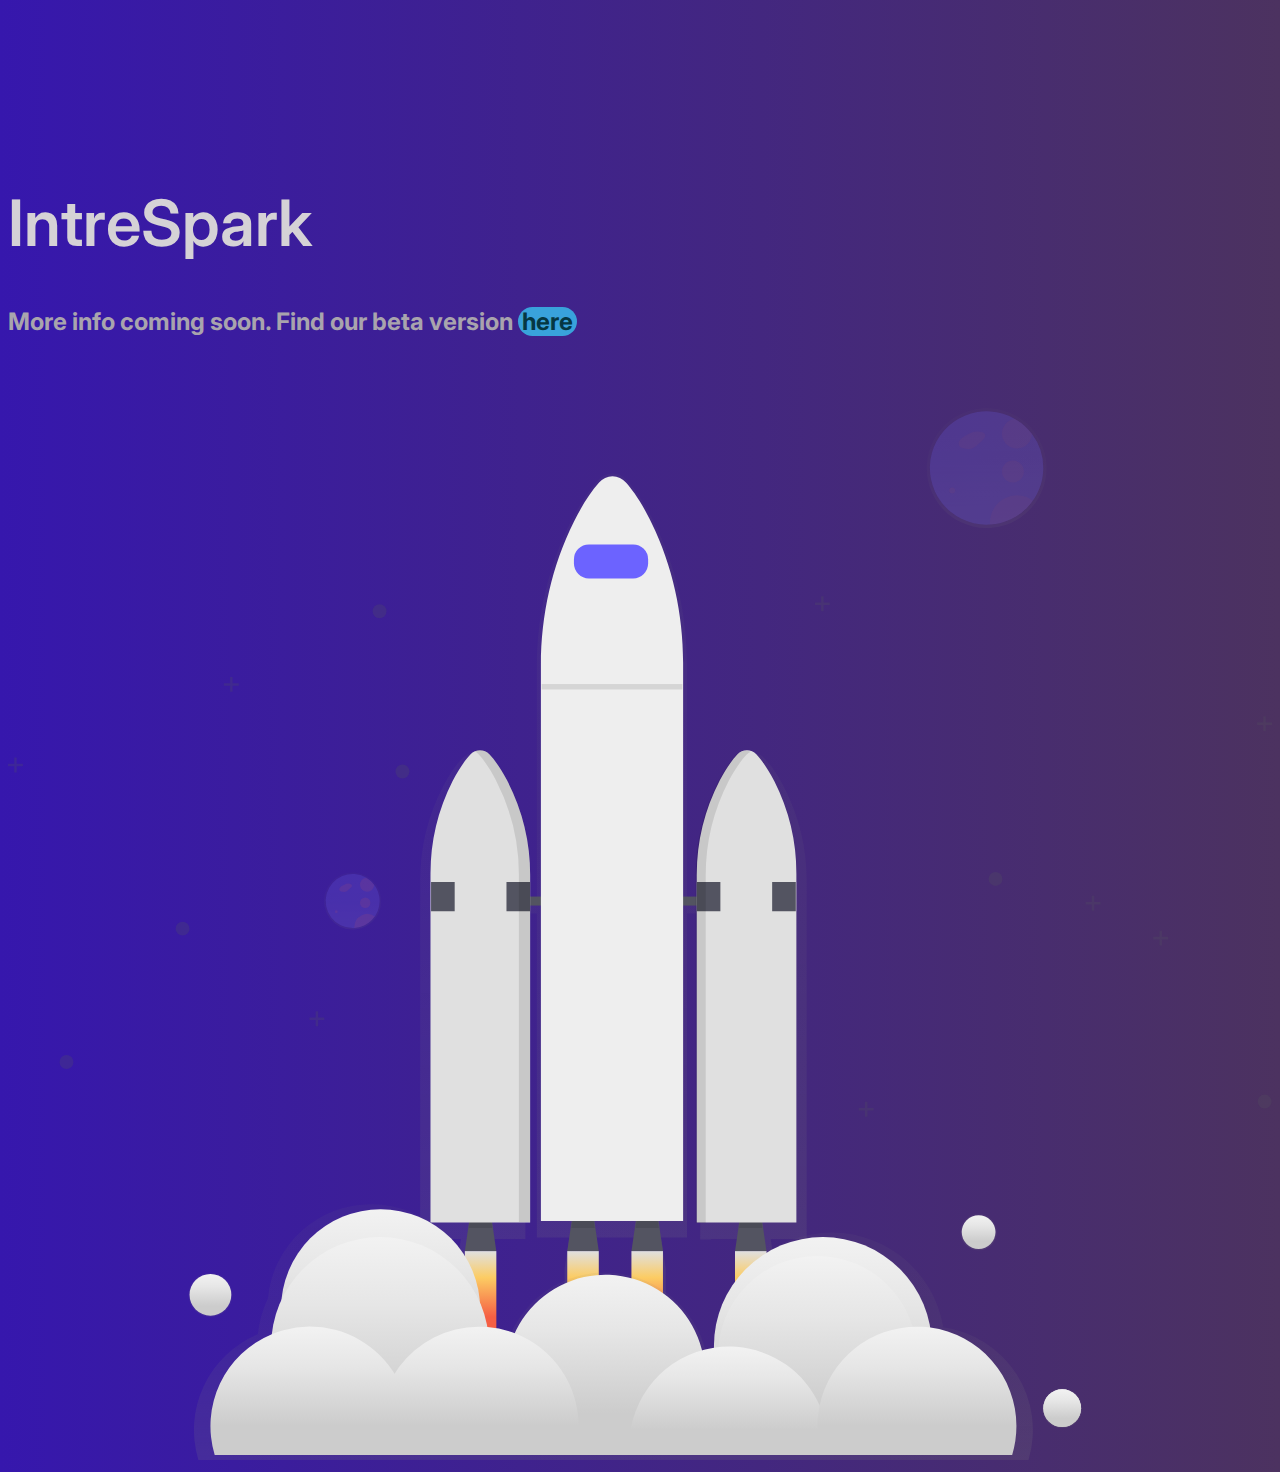
<file: index.html>
<!DOCTYPE html>
<html lang="en">
  <head>
    <meta charset="utf-8">
    <meta name="viewport" content="width=device-width">
    <title>IntreSpark</title>
    <meta name="description" content="A customizable quick-read newsletter for passionate students">
    <meta name="author" content="IntreSpark">
    <meta name="viewport" content="width=device-width, initial-scale=1.0">
    <meta property="og:title" content="IntreSpark">
    <meta property="og:type" content="website">
    <meta property="og:url" content="https://www.intrespark.com/">
    <meta property="og:description" content="A customizable quick-read newsletter for passionate students">
    <meta property="og:image" content="intrespark.png">
    <meta property="twitter:image" content="intrespark.png">
    <meta name="twitter:card" content="summary_large_image">
    <meta name="google-site-verification" content="3TnRkxnPutwJPZgez0yAMDyp2jEbAJcqu4rYM9Bk5Xo" />
    <link rel="stylesheet" href="https://cdn.jsdelivr.net/npm/bootstrap@4.5.3/dist/css/bootstrap.min.css" integrity="sha384-TX8t27EcRE3e/ihU7zmQxVncDAy5uIKz4rEkgIXeMed4M0jlfIDPvg6uqKI2xXr2" crossorigin="anonymous">
    <link href="style.css" rel="stylesheet" type="text/css" />
    <link rel="stylesheet" href="https://pro.fontawesome.com/releases/v5.10.0/css/all.css" integrity="sha384-AYmEC3Yw5cVb3ZcuHtOA93w35dYTsvhLPVnYs9eStHfGJvOvKxVfELGroGkvsg+p" crossorigin="anonymous" />
    <link rel="icon" href="data:image/svg+xml,<svg xmlns=%22http://www.w3.org/2000/svg%22 viewBox=%220 0 100 100%22><text y=%22.9em%22 font-size=%2290%22>⚡</text></svg>">

  </head>
  <body class="container">



<div class="row main">

  <div class="col-lg-6 info">
    <h1>IntreSpark <i class="fas fa-bolt"></i></h1>
    <h2>More info coming soon. Find our beta version <span><a style="color: #053742;" target="_blank" href="https://intrespark.herokuapp.com/">here</a></span></h2>

    <div class="socials">

      <a href="https://intrespark.herokuapp.com/" target="_blank" class="fas fa-globe fa-2x"></a>
<a href="https://www.instagram.com/intrespark/" target="_blank" class="fab fa-instagram fa-2x"></a>
<a href="https://github.com/intrespark" target="_blank" class="fab fa-github fa-2x"></a>
<a href="mailto:intrespark@gmail.com" target="_blank" class="fas fa-envelope fa-2x"></a>
    </div>
  </div>
  <div class="col-lg-6 d-flex justify-content-lg-center justify-content-md-center justify-content-sm-center">
    <img class="rocket" src="rocket.svg" alt="">
  </div>


</div>
  </body>
</html>
</file>
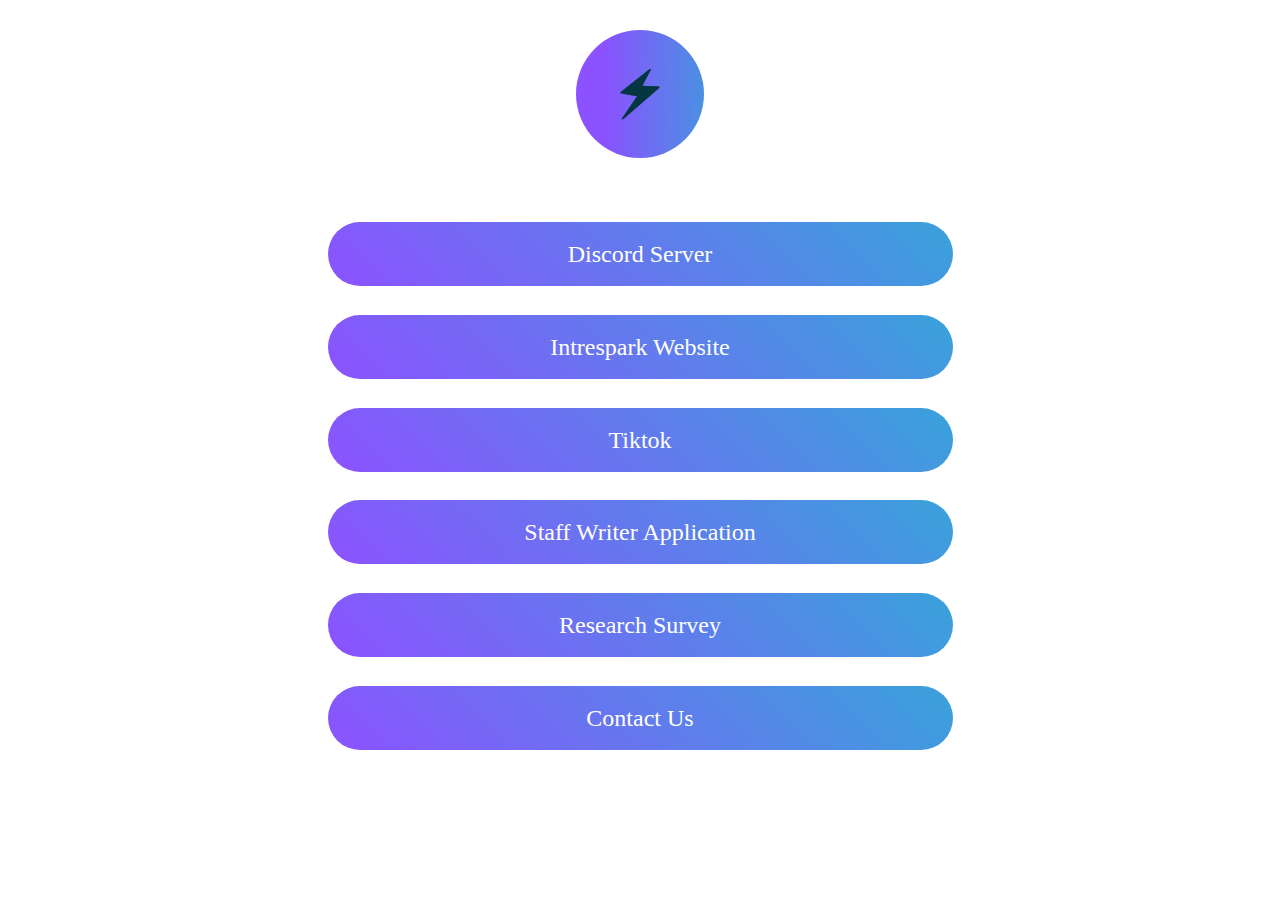
<file: links.html>
<!DOCTYPE html>
<html lang="en" dir="ltr">
  <head>
    <meta charset="utf-8">
    <title>Intrespark - Links</title>
    <meta name="description" content="A customizable quick-read newsletter for passionate students">
    <meta name="author" content="IntreSpark">
    <meta name="viewport" content="width=device-width, initial-scale=1.0">
    <meta property="og:title" content="IntreSpark">
    <meta property="og:type" content="website">
    <meta property="og:url" content="https://www.intrespark.com/">
    <meta property="og:description" content="A customizable quick-read newsletter for passionate students">
    <meta property="og:image" content="intrespark.png">
    <meta property="twitter:image" content="intrespark.png">
    <meta name="twitter:card" content="summary_large_image">
    <link rel="stylesheet" href="https://cdn.jsdelivr.net/npm/bootstrap@4.5.3/dist/css/bootstrap.min.css" integrity="sha384-TX8t27EcRE3e/ihU7zmQxVncDAy5uIKz4rEkgIXeMed4M0jlfIDPvg6uqKI2xXr2" crossorigin="anonymous">
    <link rel="stylesheet" href="https://pro.fontawesome.com/releases/v5.10.0/css/all.css" integrity="sha384-AYmEC3Yw5cVb3ZcuHtOA93w35dYTsvhLPVnYs9eStHfGJvOvKxVfELGroGkvsg+p" crossorigin="anonymous"/>

    <link href="links.css" rel="stylesheet" type="text/css" />
    <link rel="icon" href="data:image/svg+xml,<svg xmlns=%22http://www.w3.org/2000/svg%22 viewBox=%220 0 100 100%22><text y=%22.9em%22 font-size=%2290%22>⚡</text></svg>">

  </head>

  <body>


    <img src="intrespark.png" alt="Intrespark Logo">
      <div class="links-holder">

        <a href="https://discord.gg/WGZQwDfkd5" target="_blank">
        <div class="box"> 
          <p>Discord Server</p>
        </div>
      </a>

      <a href="https://www.intrespark.com/" target="_blank">
        <div class="box shake"> 
          <p>Intrespark Website</p>
        </div>
      </a>

      <a href="https://www.tiktok.com/@intrespark" target="_blank">
        <div class="box"> 
          <p>Tiktok</p>
        </div>
      </a>

      <a href="https://jf5ph4zg52h.typeform.com/to/aCQJTaDF" target="_blank">
        <div class="box"> 
          <p>Staff Writer Application</p>
        </div>
      </a>

      <a href="https://jf5ph4zg52h.typeform.com/to/xzjw9Tb7" target="_blank">
        <div class="box"> 
          <p>Research Survey</p>
        </div>
      </a>

      <a href="https://jf5ph4zg52h.typeform.com/to/I75m4RpD" target="_blank">
        <div class="box"> 
          <p>Contact Us</p>
        </div>
      </a>

        <div class="socials">

        <a href="https://twitter.com/intrespark" target="_blank" class="fab fa-2x fa-twitter"></a>
        <a href="https://www.instagram.com/intrespark/" target="_blank" class="fa-2x fab fa-instagram"></a>
        <a href="https://www.facebook.com/intrespark" target="_blank" class="fab fa-2x fa-facebook"></a>
        <a href="https://www.linkedin.com/company/intrespark" target="_blank" class="fa-2x fab fa-linkedin"></a>
        <a href="mailto:intrespark@gmail.com" target="_blank" class="fa-2x fas fa-envelope"></a>
      </div>
    </div>
    
  </body>
</html>
</file>
<file: style.css>
@import url('https://fonts.googleapis.com/css2?family=Inter:wght@100;200;300;400;500;600;700;800;900&display=swap');
body {
  background-image: linear-gradient(to right, #3617AD, #4C3260);
  font-family: 'Inter', sans-serif;
}


.row {
  margin: 0;
}

.main {
  padding: 5rem 0 0 0;
}

.info {
  margin: 6rem 0 0 0;
}

h1 {
  font-weight: 600;
  font-size: 4rem;
  color: #d5d2d6

}

h2 {
  margin-top: 1rem;
  color: #A9A4AD
}

.socials {
  color: #A9A4AD;
  margin-top: 3rem;
}

.fa-2x {
  padding: 0 10px 0 0
}

a {
  text-decoration: none !important;
  color: #A9A4AD;

}

a:hover {
  color: #A9A4AD;

}

span {
  border-radius: 15px;
  background-color: #39A2DB;
  width: 5rem;
  padding: 0 0.25rem;
}

h2 {
  line-height: 1.5;
}


@media screen and (max-width: 480px) {
  .rocket {
    display: none;
  }

}
</file>
<file: links.css>
body {
background-color: white;
}


img {
  border-radius: 50%;
  width: 8rem;
  margin:auto;
  justify-content: center;
  display: flex;
  margin-top: 30px;
  margin-bottom: 4rem;

}

.links-holder {
  max-width: 625px;
  text-align: center;
  margin: auto;
  padding: 0 1rem;
}

.box {
  height: 4rem;
  background-image: linear-gradient(45deg, #8c52ff, #39A2DB);
  border-radius: 400px;
  line-height: 4rem;
  margin: 1.8rem 0;
  color: white;

}

.box:hover {
  opacity: 0.7;
}

p {
  font-size: 1.5rem;
  font-weight: 500;
  
}
.shake {
	animation: shake-animation 4.72s ease infinite;
	transform-origin: 50% 50%;
}

@keyframes shake-animation {
  0% { transform:translate(0,0) }
 1.78571% { transform:translate(5px,0) }
 3.57143% { transform:translate(-5px,0) }
 5.35714% { transform:translate(5px,0) }
 7.14286% { transform:translate(-5px,0) }
 8.92857% { transform:translate(5px,0) }
 10.71429% { transform:translate(0,0) }
 100% { transform:translate(0,0) }
 }

 .socials {
  margin-top: 2.5rem;
  margin-bottom: 2.5rem;
}

.fa-2x {
  padding: 0 10px 0 0
}
a {
  text-decoration: none !important;
  color: #053742;

}

a:hover {
  color: #053742;

}
</file>
